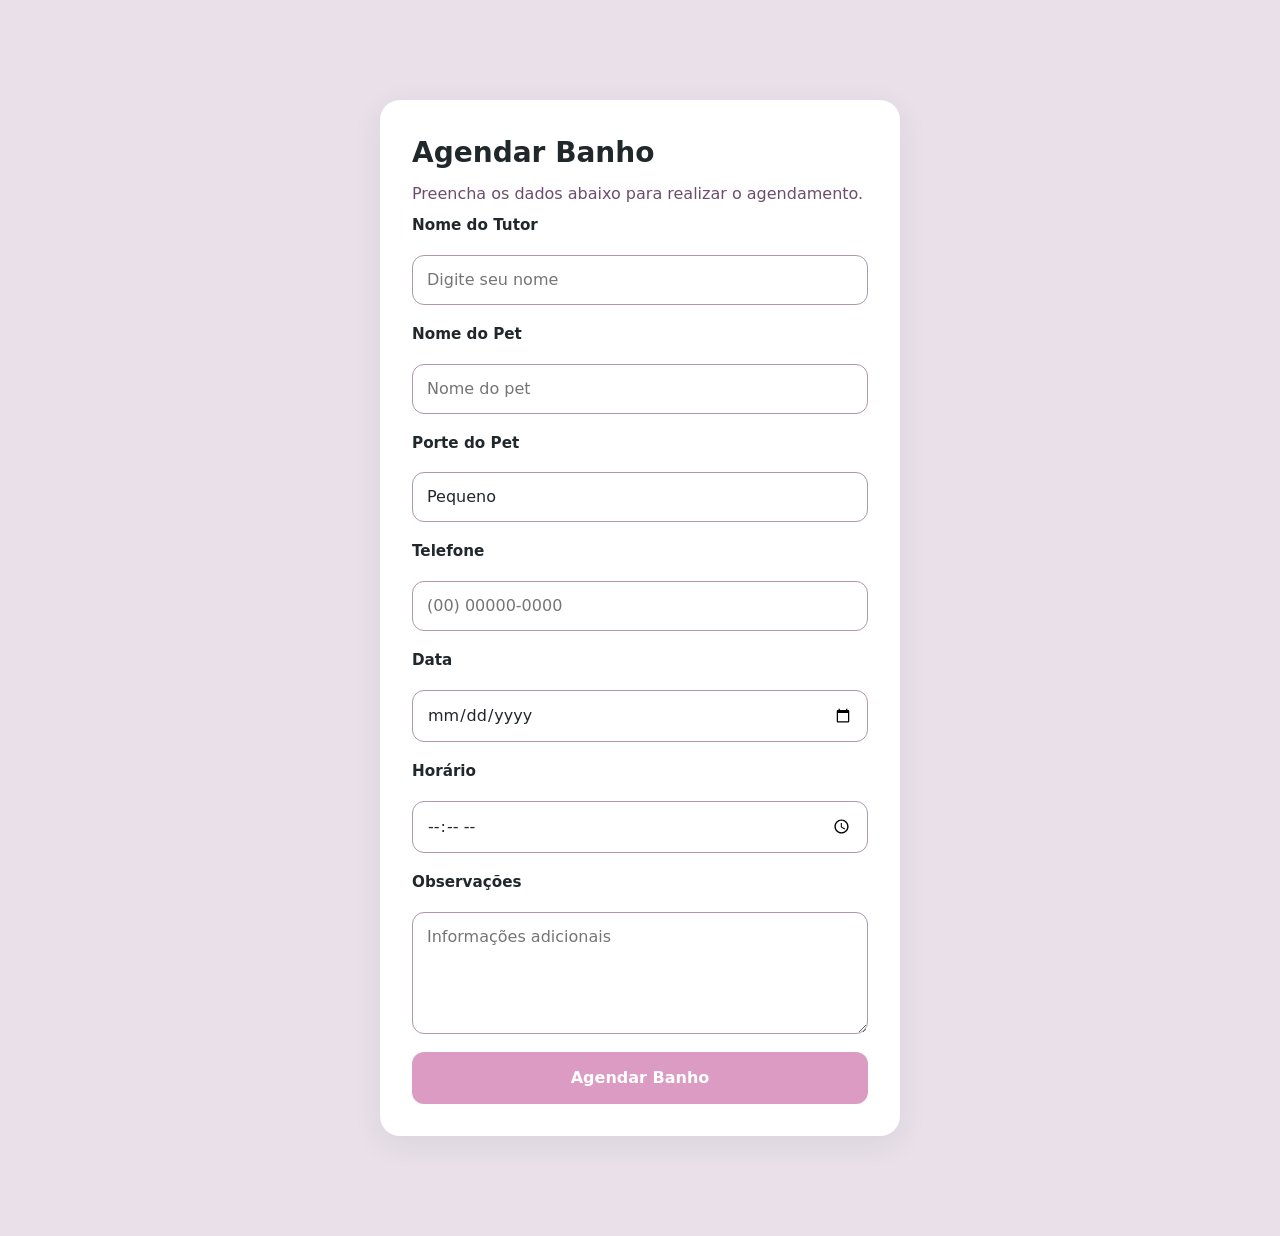
<file: Agendamento.html>
<!DOCTYPE html>
<html lang="pt-br">
<head>
    <meta charset="UTF-8">
    <meta name="viewport" content="width=device-width, initial-scale=1.0">
    <title>Agendamento de Banho</title>

    <link rel="stylesheet" href="css/navbar.css">
    <link rel="stylesheet" href="css/agendamento.css">
    <link rel="shortcut icon" href="imagens/Design_sem_nome__1_-removebg-preview.png" type="image/x-icon">
</head>
<body>
    <!-- <header class="navbar">            
        <a href="#inicio" href="javascript:location.reload();">
            <img class="logo" src="imagens/logo.png" alt="Logo da Empresa">
        </a>

    <nav class="nav-desktop">
        <a href="#inicio" class="navitem">HOME</a>
        <a href="#banho" class="navitem">BANHO E TOSA</a>
        <a href="#produtos" class="navitem">PRODUTOS</a>
        <a href="#sobre" class="navitem">SOBRE NÓS</a>
        <a href="#avaliacao" class="navitem">AVALIAÇÕES</a>
        <a href="#contato" class="navitem">CONTATO</a>
    </nav>

    <button id="menu" class="menu-toggle" aria-label="Abrir menu">
        <span></span>
        <span></span>
        <span></span>
        </button>

    <nav class="nav-side">
        <button id="fecharMenu" aria-label="Fechar menu">✕</button>

        <a href="#inicio" class="nav-item">HOME</a>
        <a href="#banho" class="nav-item">BANHO E TOSA</a>
        <a href="#produtos" class="nav-item">PRODUTOS</a>
        <a href="#sobre" class="nav-item">SOBRE NÓS</a>
        <a href="#avaliacao" class="nav-item">AVALIAÇÕES</a>
        <a href="#contato" class="nav-item">CONTATO</a>
    </nav> -->

    <div class="container">
        <h1>Agendar Banho</h1>
        <p>Preencha os dados abaixo para realizar o agendamento.</p>

        <form id="agendamentoForm">

            <label for="tutor"><strong>Nome do Tutor</strong></label>
            <input type="text" id="tutor" placeholder="Digite seu nome" required>

            <label for="pet"><strong>Nome do Pet</strong></label>
            <input type="text" id="pet" placeholder="Nome do pet" required>

            <label for="porte"><strong>Porte do Pet</strong></label>
            <select id="porte">
                <option>Pequeno</option>
                <option>Médio</option>
                <option>Grande</option>
            </select>

            <label for="telefone"><strong>Telefone</strong></label>
            <input type="number" id="telefone" placeholder="(00) 00000-0000" required>

            <label for="data"><strong>Data</strong></label>
            <input type="date" id="data" required>

            <label for="hora"><strong>Horário</strong></label>
            <input type="time" id="hora" required>

            <label for="obs"><strong>Observações</strong></label>
            <textarea id="obs" rows="4" placeholder="Informações adicionais"></textarea>

            <button type="submit">Agendar Banho</button>

        </form>
    </div>
    <script src="js/script.js"></script>
</body>
</html>
</file>
<file: css/navbar.css>
.navbar {
    background-color: #f8f0f0;
    display: flex;
    justify-content: space-between;
    align-items: center;
    padding: 12px 24px;
    position: fixed;
    top: 0;
    left: 0;
    width: 100%;
    height: 80px;
    box-sizing: border-box;
    z-index: 1000;
}

.logo {
    width: 80px;
    height: auto;
    margin-left: 20px;
    cursor: pointer;
}

.navbar nav {
    display: flex;
    justify-content: center;
    align-items: center;
    gap: 20px;
    flex: 1;
}

.navitem {
    color: rgb(196, 118, 131);
    padding: 12px;
    text-decoration: none;
    font-size: 15px;
    cursor: pointer;
    transition: background-color 0.3s, color 0.3s;
    font-weight: bolder;
}

.navitem:hover {
    background-color: #ffffff;
    color: rgb(161, 11, 88);
}

/* Computador */
.navbar .nav-desktop {
    display: flex;
}

.navbar .menu-toggle {
    display: none;
}

.navbar .nav-side {
    display: none;
}

/* Menu para celular */
.nav-side {
    display: none;
}

/* Telas de até 768px */
@media (max-width: 768px) {
    .navbar {
        justify-content: space-between;
        height: 80px;
        padding: 10px 20px;
    }

    .logo {
        width: 70px;
        height: auto;
        margin: 0;
    }

    .navbar .nav-desktop {
        display: none !important;
    }

    .navbar .menu-toggle {
        display: flex;
        flex-direction: column;
        justify-content: center;
        align-items: center;
        gap: 4px;

        margin-top: 0 !important;

        width: 30px;
        height: 30px;
        padding: 0px;
        background: none;
        border: none;
    }

    .navbar .menu-toggle span {
        display: block;
        width: 20px;
        height: 3px;
        background-color: rgb(194, 130, 141);
        border-radius: 4px;
    }

    .navbar .nav-side {
        display: flex;
    }

    /* Hambúrguer no canto direito */
    .menu-toggle {
    display: flex;
    margin-left: auto;
    order: 2;
    position: absolute;
    right: 20px;
    top: 50%;
    transform: translateY(-50%);
    width: 50px;
    height: 50px;
    padding: 5px;
    justify-content: center;
    align-items: center;
    box-shadow: none;
    }

.nav-side {
    display: none;
    flex-direction: column;
    gap: 10px;

    position: fixed;
    top: 0;
    right: 0;
    width: 75%;
    max-width: 320px;
    height: 100vh;
    padding: 25px 20px;
    box-sizing: border-box;

    background-color: #f8f0f0;
    z-index: 2000;

    visibility: hidden;
    opacity: 0;
    transform: translateX(100%);
    pointer-events: none;
    transition: transform 0.35s ease, opacity 0.35s ease, visibility 0.35s ease;
}

.nav-side.aberto {
    display: flex;
    visibility: visible;
    opacity: 1;
    transform: translateX(0);
    pointer-events: auto;
}

    .nav-side .nav-item {
        display: block;
        color: rgb(196, 118, 131);
        text-decoration: none;
        padding: 12px;
        text-align: left;
    }

    .nav-side .nav-item:hover {
        background-color: #ffffff;
        color: rgb(161, 11, 88);
    }

    #fecharMenu {
        align-self: flex-end;
        background: none;
        border: none;
        color: rgb(196, 118, 131);
        font-size: 25px;
        cursor: pointer;
        padding: 5px 10px;
        box-shadow: none;
        position: absolute;     
        top: 30px;            
        right: 25px;         
    }
}
</file>
<file: css/agendamento.css>
/* ===== Variáveis (mude aqui para trocar as cores do formulário) ===== */
:root {
    --cor-primaria: #db9bc3;
    --cor-primaria-escura: #862168;
    --cor-foco: rgba(122, 43, 103, 0.25);
    --cor-texto: #21282b;
    --cor-suave: #6d4d6d;
    --cor-borda: #af96a9;
    --cor-fundo: #e6dbe5d7;
    --cor-campo: #ffffff;
    --raio: 12px;
}

* {
    box-sizing: border-box;
}

body {
    margin: 0;
    font-family: system-ui, -apple-system, "Segoe UI", Roboto, sans-serif;
    background: var(--cor-fundo);
    color: var(--cor-texto);
    line-height: 1.5;
}

.navbar{
    background-color: white;
    justify-content: center;
}

/* ===== Container do formulário ===== */
.container {
    max-width: 520px;
    margin: 100px auto;
    padding: 32px;
    background: var(--cor-campo);
    border-radius: 20px;
    box-shadow: 0 8px 30px rgba(38, 70, 83, 0.08);
}

.container h1 {
    margin: 0 0 8px;
    font-size: 1.75rem;
}

.container > p {
    margin: 0 0 8px;
    color: var(--cor-suave);
}

.horario {
    padding: 10px 14px;
    border-left: 4px solid var(--cor-primaria);
    background: var(--cor-fundo);
    border-radius: 0 8px 8px 0;
    margin-bottom: 24px !important;
}

form {
    display: flex;
    flex-direction: column;
    gap: 18px;
}

.campo {
    display: flex;
    flex-direction: column;
    gap: 6px;
}

label {
    font-weight: 600;
    font-size: 0.95rem;
}

.legenda {
    margin: 0;
    font-size: 0.85rem;
    color: var(--cor-suave);
}

/* ===== Campos: input, textarea e select ===== */
input,
textarea,
select {
    width: 100%;
    padding: 12px 14px;
    font: inherit;
    font-size: 1rem; /* 16px evita zoom automático no iPhone */
    color: var(--cor-texto);
    background: var(--cor-campo);
    border: 1.5px solid var(--cor-borda);
    border-radius: var(--raio);
    transition: border-color 0.2s, box-shadow 0.2s;
}

textarea {
    resize: vertical;
}

input:hover,
textarea:hover,
select:hover {
    border-color: #b4c3c9;
}

/* Efeito de foco */
input:focus,
textarea:focus,
select:focus {
    outline: none;
    border-color: var(--cor-primaria);
    box-shadow: 0 0 0 4px var(--cor-foco);
}

/* ===== Dropdown personalizado ===== */
.select-wrapper {
    position: relative;
}

select {
    appearance: none;          /* remove a seta padrão do navegador */
    -webkit-appearance: none;
    padding-right: 44px;       /* espaço para a seta customizada */
    cursor: pointer;
}

/* Seta customizada */
.select-wrapper::after {
    content: "";
    position: absolute;
    right: 18px;
    top: 50%;
    width: 8px;
    height: 8px;
    border-right: 2px solid var(--cor-suave);
    border-bottom: 2px solid var(--cor-suave);
    transform: translateY(-70%) rotate(45deg);
    pointer-events: none;      /* o clique passa para o select */
    transition: transform 0.2s, border-color 0.2s;
}

/* Seta gira e muda de cor quando o select está em foco */
.select-wrapper:focus-within::after {
    border-color: var(--cor-primaria);
    transform: translateY(-30%) rotate(-135deg);
}

/* Texto "Selecione" em cinza enquanto nada foi escolhido */
select:invalid {
    color: var(--cor-suave);
}

select option {
    color: var(--cor-texto);
}

/* ===== Resumo da seleção ===== */
.resumo {
    margin: 0;
    font-size: 0.9rem;
    color: var(--cor-primaria-escura);
    min-height: 1.2em;
}

/* ===== Botão ===== */
button {
    padding: 14px;
    font: inherit;
    font-weight: 600;
    font-size: 1rem;
    color: #fff;
    background: var(--cor-primaria);
    border: none;
    border-radius: var(--raio);
    cursor: pointer;
    transition: background 0.2s, transform 0.1s;
}

button:hover {
    background: var(--cor-primaria-escura);
}

button:active {
    transform: scale(0.98);
}

button:focus-visible {
    outline: none;
    box-shadow: 0 0 0 4px var(--cor-foco);
}
/* ===== Botão de Alternância (Táxi Dog) ===== */
.campo-toggle {
    display: flex;
    flex-direction: column;
    gap: 12px;
    margin-bottom: 6px;
}

.toggle-row {
    display: flex;
    justify-content: space-between;
    align-items: center;
}

/* Estrutura da caixinha do interruptor */
.switch {
    position: relative;
    display: inline-block;
    width: 50px;
    height: 28px;
    flex-shrink: 0;
}

/* Esconde o checkbox quadrado padrão */
.switch input {
    opacity: 0;
    width: 0;
    height: 0;
}

/* Fundo do botão desativado */
.slider {
    position: absolute;
    cursor: pointer;
    top: 0; left: 0; right: 0; bottom: 0;
    background-color: var(--cor-fundo);
    border: 1.5px solid var(--cor-borda);
    border-radius: 34px;
    transition: 0.3s;
}

/* A bolinha branca interna */
.slider:before {
    position: absolute;
    content: "";
    height: 18px;
    width: 18px;
    left: 4px;
    bottom: 3.5px;
    background-color: var(--cor-campo);
    border-radius: 50%;
    box-shadow: 0 2px 4px rgba(0,0,0,0.1);
    transition: 0.3s;
}

/* Muda a cor do fundo e da borda quando ativado */
input:checked + .slider {
    background-color: var(--cor-primaria);
    border-color: var(--cor-primaria);
}

/* Move a bolinha branca para a direita quando ativado */
input:checked + .slider:before {
    transform: translateX(21px);
}

/* Sombra de foco para acessibilidade via teclado */
input:focus-visible + .slider {
    box-shadow: 0 0 0 4px var(--cor-foco);
}

.campo p {
    font-size: 15px;
    margin: -2px 0;
    color: #515658;
}


/* Container do componente */
.dropdown-multiplo {
    position: relative;
    width: 100%;
}

/* Imita exatamente o visual dos seus inputs normais */
.dropdown-botao {
    width: 100%;
    padding: 12px 14px;
    font-size: 1rem;
    color: var(--cor-suave);
    background: var(--cor-campo);
    border: 1.5px solid var(--cor-borda);
    border-radius: var(--raio);
    cursor: pointer;
    position: relative;
    user-select: none;
    transition: border-color 0.2s;
}

.dropdown-botao:hover {
    border-color: #b4c3c9;
}

/* Seta customizada do lado direito */
.dropdown-botao::after {
    content: "";
    position: absolute;
    right: 18px;
    top: 50%;
    width: 8px;
    height: 8px;
    border-right: 2px solid var(--cor-suave);
    border-bottom: 2px solid var(--cor-suave);
    transform: translateY(-70%) rotate(45deg);
    transition: transform 0.2s;
}

/* Quando o menu estiver aberto, gira a seta */
.dropdown-multiplo.aberto .dropdown-botao::after {
    transform: translateY(-30%) rotate(-135deg);
    border-color: var(--cor-primaria);
}

.dropdown-multiplo.aberto .dropdown-botao {
    border-color: var(--cor-primaria);
    box-shadow: 0 0 0 4px var(--cor-foco);
}

/* A lista suspensa que flutua abaixo do botão */
.dropdown-lista {
    position: absolute;
    top: calc(100% + 6px);
    left: 0;
    right: 0;
    background: var(--cor-campo);
    border: 1.5px solid var(--cor-borda);
    border-radius: var(--raio);
    box-shadow: 0 8px 24px rgba(0, 0, 0, 0.12);
    z-index: 1000;
    max-height: 0; /* Começa fechado */
    overflow: hidden;
    opacity: 0;
    display: flex;
    flex-direction: column;
    transition: max-height 0.25s ease-out, opacity 0.2s ease;
}

/* Exibe a tabela suspensa suavemente */
.dropdown-multiplo.aberto .dropdown-lista {
    max-height: 200px; /* Limite de altura com barra de rolagem se tiver muitos itens */
    overflow-y: auto;
    opacity: 1;
    padding: 8px 0;
}

/* Estilo de cada linha de opção */
.opcao-checkbox {
    display: flex;
    align-items: center;
    gap: 12px;
    padding: 10px 16px;
    font-weight: normal;
    font-size: 1rem;
    cursor: pointer;
    color: var(--cor-texto);
    transition: background 0.15s;
}

.opcao-checkbox:hover {
    background-color: var(--cor-fundo);
}

/* Customização leve do checkbox nativo */
.opcao-checkbox input[type="checkbox"] {
    width: 18px;
    height: 18px;
    accent-color: var(--cor-primaria); /* Deixa o "check" com a cor rosa do seu tema */
    cursor: pointer;
}



/* ===== Aba Oculta do Endereço ===== */
.aba-endereco {
    max-height: 0;
    overflow: hidden;
    opacity: 0;
    display: flex;
    flex-direction: column;
    gap: 6px;
    transition: max-height 0.35s ease-out, opacity 0.25s ease, margin-top 0.35s ease;

    /* ➔ INCLUSÃO: Cria uma folga nas laterais e no topo/fundo para a borda e a sombra não serem cortadas */
    padding: 4px 6px; 
    box-sizing: border-box;
}

/* Ativado dinamicamente pelo JavaScript */
.aba-endereco.ativo {
    max-height: 120px; /* ➔ AJUSTE: Aumentado levemente para compensar o novo padding */
    opacity: 1;
    margin-top: 6px;
}


/* ===== Responsivo ===== */
@media (max-width: 600px) {
    .container {
        margin: 16px;
        margin-top: 100px;
        padding: 22px;
        border-radius: 16px;
    }

    .container h1 {
        font-size: 1.5rem;
    }
}

@media (prefers-reduced-motion: reduce) {
    * {
        transition: none !important;
    }
}
</file>
